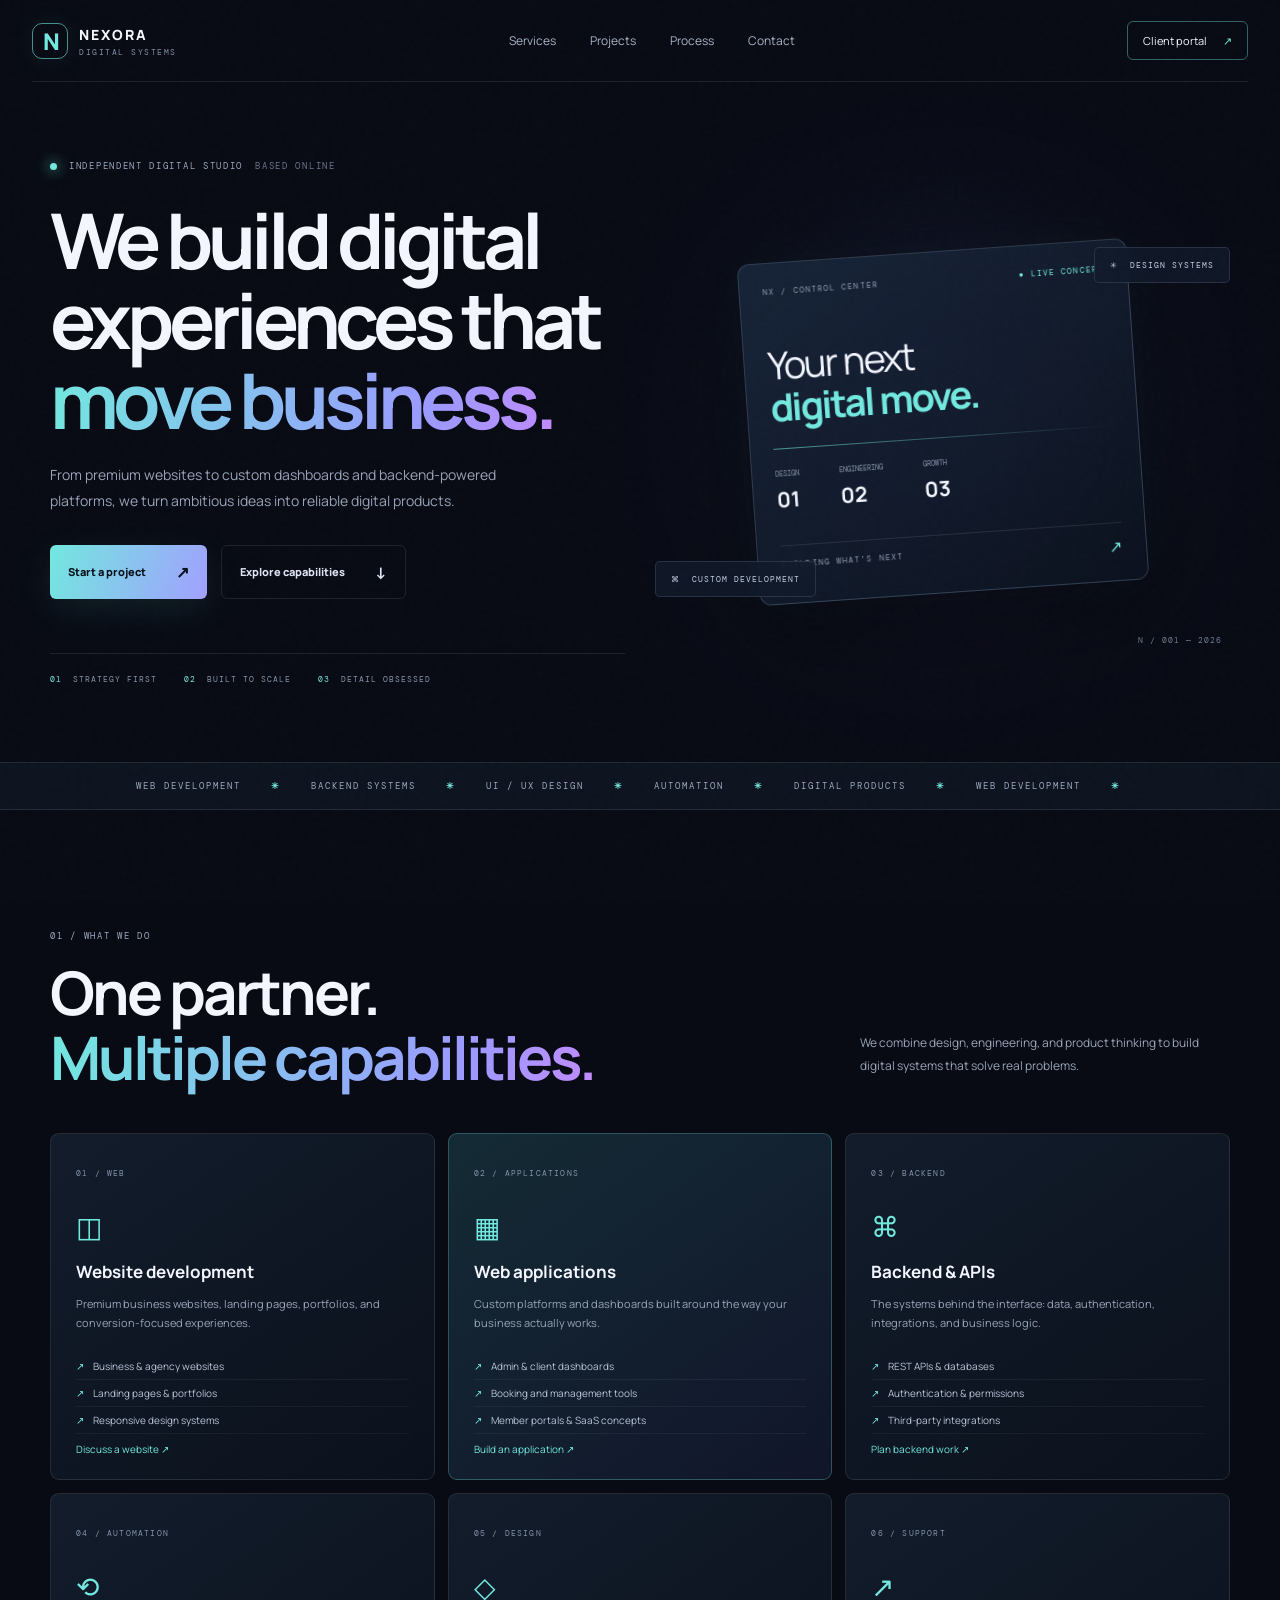
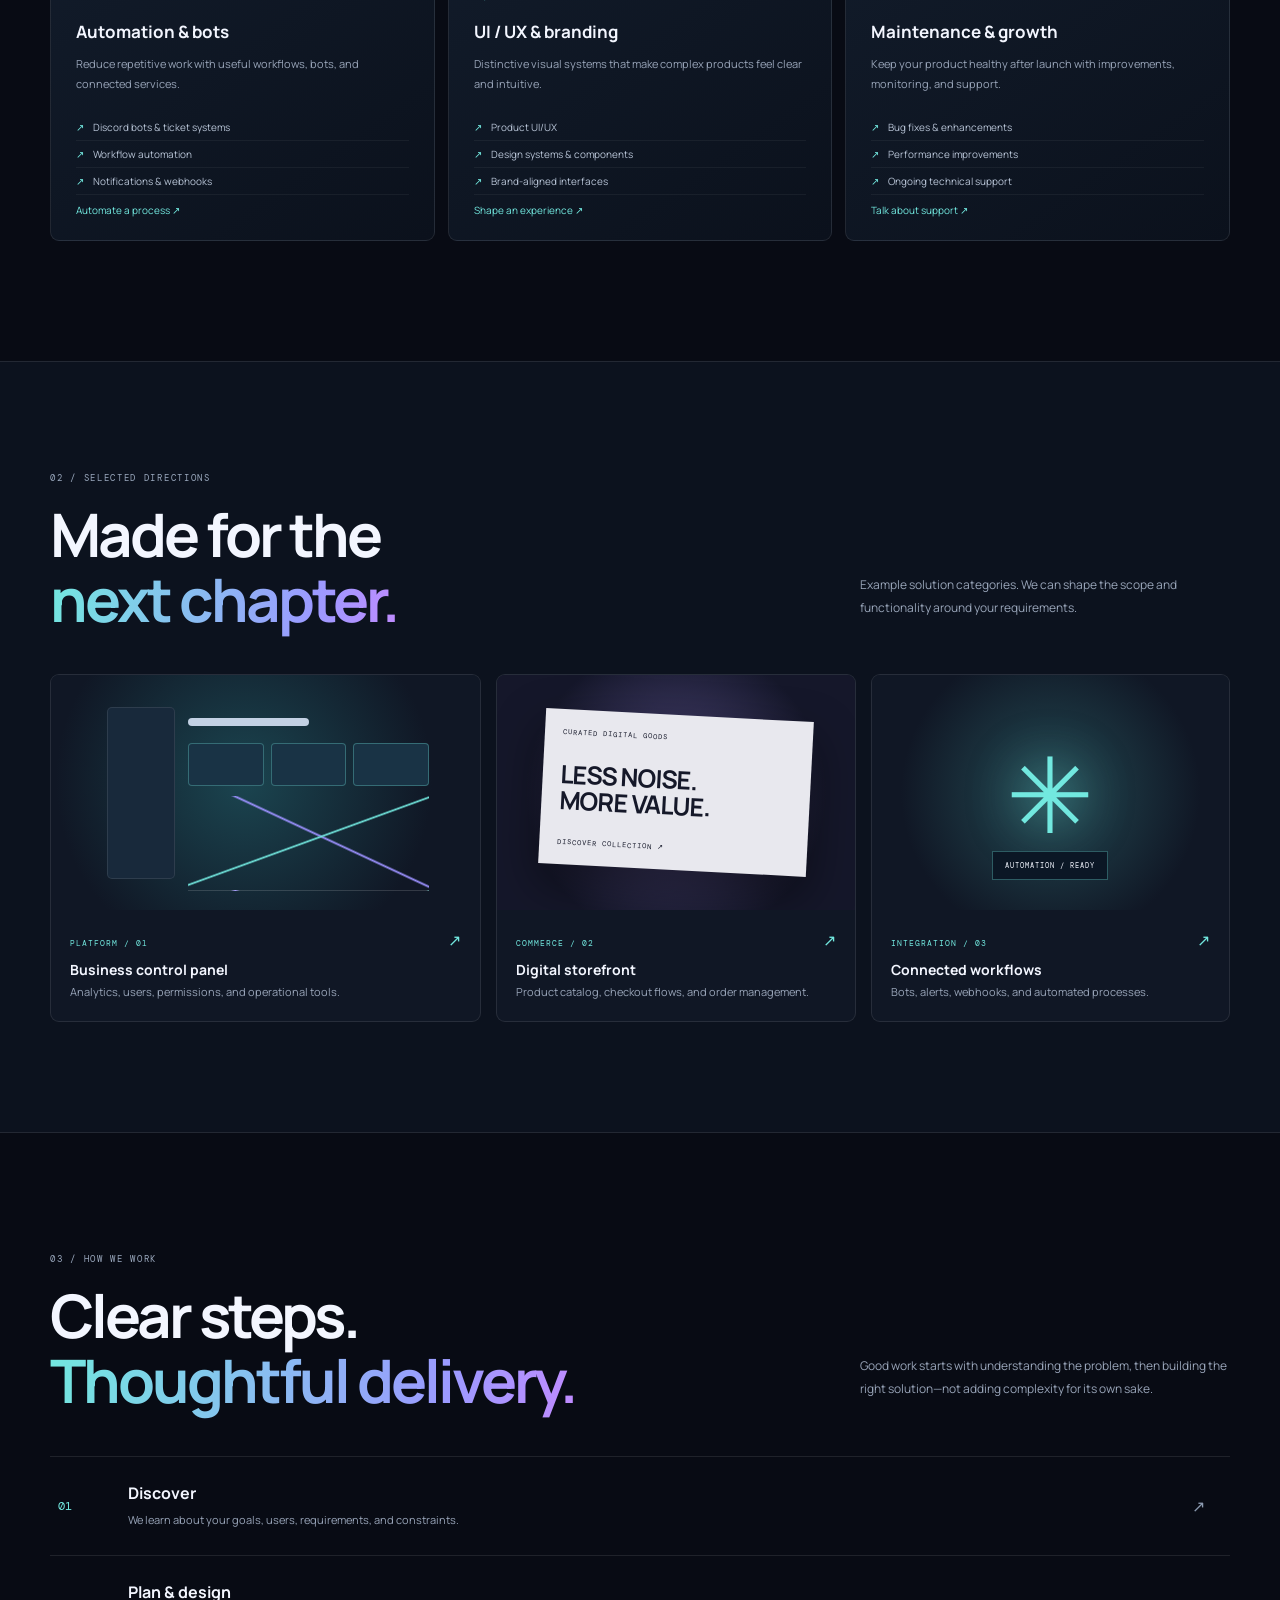
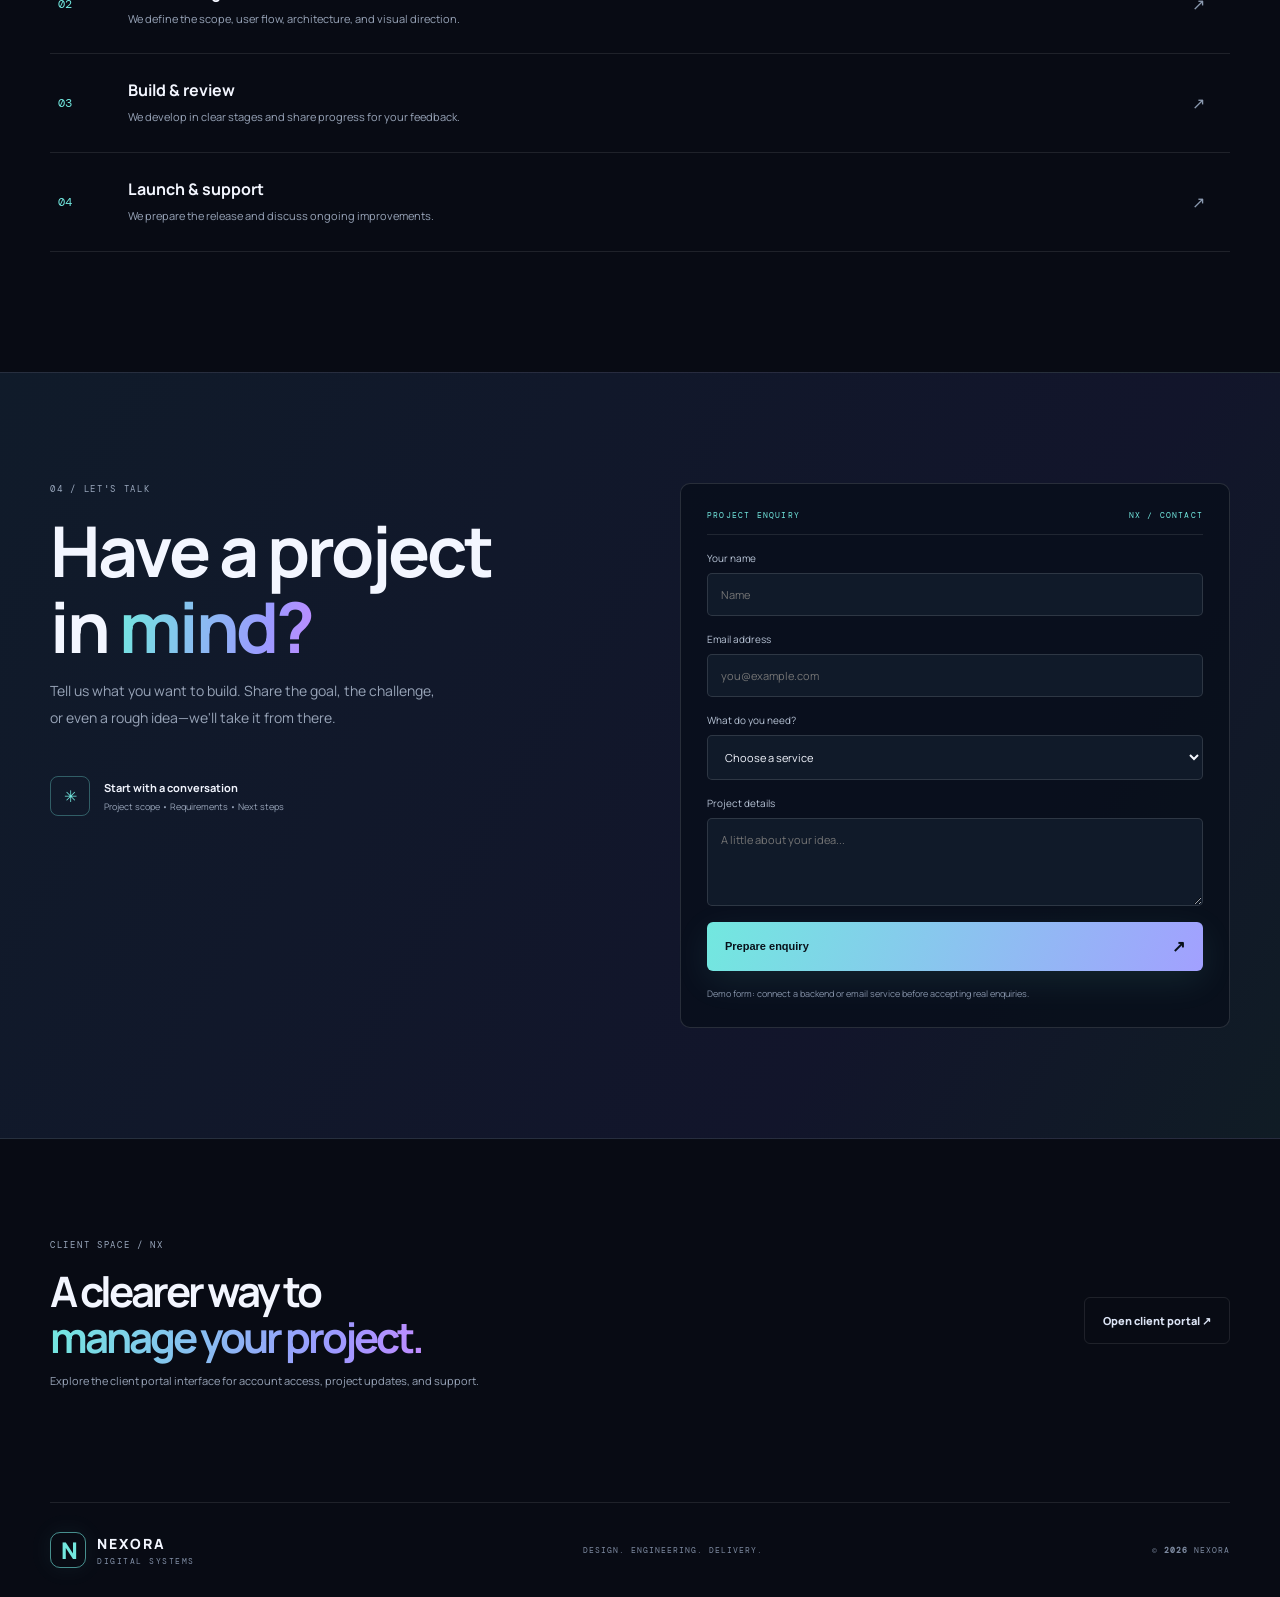
<file: index.html>
<!doctype html>
<html lang="en"><head><meta charset="UTF-8"><meta name="viewport" content="width=device-width,initial-scale=1"><meta name="theme-color" content="#080b14"><meta name="description" content="NEXORA builds premium websites, web applications, automation, and custom digital systems."><title>NEXORA — Digital Systems, Built Better</title><link rel="preconnect" href="https://fonts.googleapis.com"><link rel="preconnect" href="https://fonts.gstatic.com" crossorigin><link href="https://fonts.googleapis.com/css2?family=DM+Mono:wght@400;500&family=Manrope:wght@400;500;600;700;800&display=swap" rel="stylesheet"><link rel="stylesheet" href="styles.css"><script defer src="script.js"></script></head>
<body><div class="noise"></div><header class="header"><a class="logo" href="#home"><span class="logo-mark">N</span><span>NEXORA<small>DIGITAL SYSTEMS</small></span></a><button class="menu-btn" id="menuBtn" aria-label="Toggle menu">☰</button><nav id="nav"><a href="#services">Services</a><a href="#work">Projects</a><a href="#process">Process</a><a href="#contact">Contact</a></nav><a class="nav-cta" href="portal.html">Client portal <span>↗</span></a></header>
<main id="home"><section class="hero wrap"><div class="hero-copy"><div class="eyebrow"><i></i> INDEPENDENT DIGITAL STUDIO <b>BASED ONLINE</b></div><h1>We build digital<br>experiences that<br><em>move business.</em></h1><p class="lead">From premium websites to custom dashboards and backend-powered platforms, we turn ambitious ideas into reliable digital products.</p><div class="actions"><a class="btn primary" href="#contact">Start a project <span>↗</span></a><a class="btn ghost" href="#services">Explore capabilities <span>↓</span></a></div><div class="hero-proof"><span><strong>01</strong> STRATEGY FIRST</span><span><strong>02</strong> BUILT TO SCALE</span><span><strong>03</strong> DETAIL OBSESSED</span></div></div><div class="hero-visual"><div class="visual-grid"></div><div class="orb"></div><div class="glass-panel panel-main"><div class="panel-top"><span>NX / CONTROL CENTER</span><i>● LIVE CONCEPT</i></div><div class="panel-heading">Your next<br><b>digital move.</b></div><div class="panel-line"></div><div class="panel-metrics"><div><small>DESIGN</small><b>01</b></div><div><small>ENGINEERING</small><b>02</b></div><div><small>GROWTH</small><b>03</b></div></div><div class="panel-bottom"><span>BUILDING WHAT'S NEXT</span><span>↗</span></div></div><div class="floating-tag tag-one">✳&nbsp; DESIGN SYSTEMS</div><div class="floating-tag tag-two">⌘&nbsp; CUSTOM DEVELOPMENT</div><div class="visual-index">N / 001 — 2026</div></div></section>
<section class="ticker"><div>WEB DEVELOPMENT <b>✳</b> BACKEND SYSTEMS <b>✳</b> UI / UX DESIGN <b>✳</b> AUTOMATION <b>✳</b> DIGITAL PRODUCTS <b>✳</b> WEB DEVELOPMENT <b>✳</b></div></section>
<section class="section wrap" id="services"><div class="section-head"><div><div class="eyebrow">01 / WHAT WE DO</div><h2>One partner.<br><em>Multiple capabilities.</em></h2></div><p>We combine design, engineering, and product thinking to build digital systems that solve real problems.</p></div><div class="service-grid"><article class="service-card"><span class="service-no">01 / WEB</span><div class="service-icon">◫</div><h3>Website development</h3><p>Premium business websites, landing pages, portfolios, and conversion-focused experiences.</p><ul><li>Business & agency websites</li><li>Landing pages & portfolios</li><li>Responsive design systems</li></ul><a href="#contact">Discuss a website ↗</a></article><article class="service-card featured"><span class="service-no">02 / APPLICATIONS</span><div class="service-icon">▦</div><h3>Web applications</h3><p>Custom platforms and dashboards built around the way your business actually works.</p><ul><li>Admin & client dashboards</li><li>Booking and management tools</li><li>Member portals & SaaS concepts</li></ul><a href="#contact">Build an application ↗</a></article><article class="service-card"><span class="service-no">03 / BACKEND</span><div class="service-icon">⌘</div><h3>Backend & APIs</h3><p>The systems behind the interface: data, authentication, integrations, and business logic.</p><ul><li>REST APIs & databases</li><li>Authentication & permissions</li><li>Third-party integrations</li></ul><a href="#contact">Plan backend work ↗</a></article><article class="service-card"><span class="service-no">04 / AUTOMATION</span><div class="service-icon">⟲</div><h3>Automation & bots</h3><p>Reduce repetitive work with useful workflows, bots, and connected services.</p><ul><li>Discord bots & ticket systems</li><li>Workflow automation</li><li>Notifications & webhooks</li></ul><a href="#contact">Automate a process ↗</a></article><article class="service-card"><span class="service-no">05 / DESIGN</span><div class="service-icon">◇</div><h3>UI / UX & branding</h3><p>Distinctive visual systems that make complex products feel clear and intuitive.</p><ul><li>Product UI/UX</li><li>Design systems & components</li><li>Brand-aligned interfaces</li></ul><a href="#contact">Shape an experience ↗</a></article><article class="service-card"><span class="service-no">06 / SUPPORT</span><div class="service-icon">↗</div><h3>Maintenance & growth</h3><p>Keep your product healthy after launch with improvements, monitoring, and support.</p><ul><li>Bug fixes & enhancements</li><li>Performance improvements</li><li>Ongoing technical support</li></ul><a href="#contact">Talk about support ↗</a></article></div></section>
<section class="work-section" id="work"><div class="wrap"><div class="section-head"><div><div class="eyebrow">02 / SELECTED DIRECTIONS</div><h2>Made for the<br><em>next chapter.</em></h2></div><p>Example solution categories. We can shape the scope and functionality around your requirements.</p></div><div class="work-grid"><article class="work-card work-a"><div class="work-art dashboard-art"><div class="dash-side"></div><div class="dash-content"><div class="dash-title"></div><div class="dash-kpis"><i></i><i></i><i></i></div><div class="dash-graph"></div></div></div><div class="work-meta"><div><small>PLATFORM / 01</small><h3>Business control panel</h3><p>Analytics, users, permissions, and operational tools.</p></div><span>↗</span></div></article><article class="work-card"><div class="work-art store-art"><div class="store-window"><span>CURATED DIGITAL GOODS</span><b>LESS NOISE.<br>MORE VALUE.</b><i>DISCOVER COLLECTION ↗</i></div></div><div class="work-meta"><div><small>COMMERCE / 02</small><h3>Digital storefront</h3><p>Product catalog, checkout flows, and order management.</p></div><span>↗</span></div></article><article class="work-card"><div class="work-art bot-art"><div class="bot-orbit">✳</div><div class="bot-chip">AUTOMATION / READY</div></div><div class="work-meta"><div><small>INTEGRATION / 03</small><h3>Connected workflows</h3><p>Bots, alerts, webhooks, and automated processes.</p></div><span>↗</span></div></article></div></div></section>
<section class="process-section wrap" id="process"><div class="section-head"><div><div class="eyebrow">03 / HOW WE WORK</div><h2>Clear steps.<br><em>Thoughtful delivery.</em></h2></div><p>Good work starts with understanding the problem, then building the right solution—not adding complexity for its own sake.</p></div><div class="steps"><article><b>01</b><div><h3>Discover</h3><p>We learn about your goals, users, requirements, and constraints.</p></div><span>↗</span></article><article><b>02</b><div><h3>Plan & design</h3><p>We define the scope, user flow, architecture, and visual direction.</p></div><span>↗</span></article><article><b>03</b><div><h3>Build & review</h3><p>We develop in clear stages and share progress for your feedback.</p></div><span>↗</span></article><article><b>04</b><div><h3>Launch & support</h3><p>We prepare the release and discuss ongoing improvements.</p></div><span>↗</span></article></div></section>
<section class="contact-section" id="contact"><div class="wrap contact-layout"><div><div class="eyebrow">04 / LET'S TALK</div><h2>Have a project<br>in <em>mind?</em></h2><p class="lead">Tell us what you want to build. Share the goal, the challenge, or even a rough idea—we'll take it from there.</p><div class="contact-note"><span>✳</span><div><b>Start with a conversation</b><small>Project scope • Requirements • Next steps</small></div></div></div><form class="contact-form" id="contactForm"><div class="form-top"><span>PROJECT ENQUIRY</span><span>NX / CONTACT</span></div><label>Your name<input name="name" placeholder="Name" required></label><label>Email address<input type="email" name="email" placeholder="you@example.com" required></label><label>What do you need?<select name="service" required><option value="">Choose a service</option><option>Website development</option><option>Web application / dashboard</option><option>Backend / API</option><option>Automation / bot</option><option>UI / UX design</option><option>Other / not sure yet</option></select></label><label>Project details<textarea name="details" rows="4" placeholder="A little about your idea..." required></textarea></label><button class="btn primary submit" type="submit">Prepare enquiry <span>↗</span></button><p class="form-hint" id="formHint">Demo form: connect a backend or email service before accepting real enquiries.</p></form></div></section>
<section class="portal-strip wrap"><div><div class="eyebrow">CLIENT SPACE / NX</div><h2>A clearer way to<br><em>manage your project.</em></h2><p>Explore the client portal interface for account access, project updates, and support.</p></div><a class="btn ghost" href="portal.html">Open client portal ↗</a></section></main>
<footer class="footer wrap"><a class="logo" href="#home"><span class="logo-mark">N</span><span>NEXORA<small>DIGITAL SYSTEMS</small></span></a><span>DESIGN. ENGINEERING. DELIVERY.</span><span>© <b id="year"></b> NEXORA</span></footer></body></html>
</file>
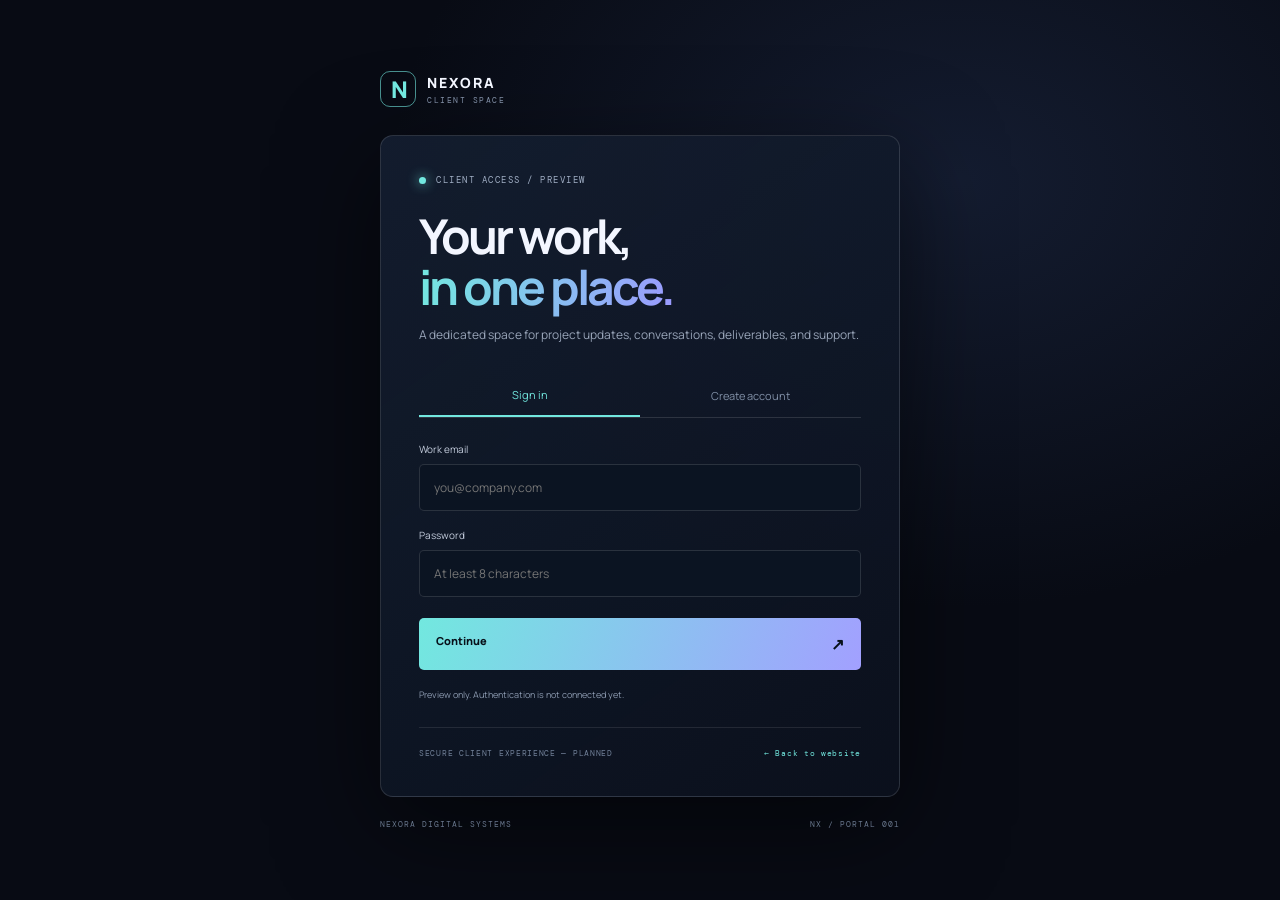
<file: portal.html>
<!doctype html><html lang="en"><head><meta charset="UTF-8"><meta name="viewport" content="width=device-width,initial-scale=1"><meta name="theme-color" content="#080b14"><title>Client Portal — NEXORA</title><link rel="preconnect" href="https://fonts.googleapis.com"><link rel="preconnect" href="https://fonts.gstatic.com" crossorigin><link href="https://fonts.googleapis.com/css2?family=DM+Mono:wght@400;500&family=Manrope:wght@400;500;600;700;800&display=swap" rel="stylesheet"><link rel="stylesheet" href="portal.css"><script defer src="portal.js"></script></head><body><main class="portal-shell"><a class="brand" href="index.html"><span class="mark">N</span><span>NEXORA<small>CLIENT SPACE</small></span></a><section class="portal-card"><div class="eyebrow"><i></i> CLIENT ACCESS / PREVIEW</div><h1>Your work,<br><em>in one place.</em></h1><p class="intro">A dedicated space for project updates, conversations, deliverables, and support.</p><div class="tabs"><button class="tab active" data-mode="signin">Sign in</button><button class="tab" data-mode="signup">Create account</button></div><form id="accountForm"><label>Work email<input type="email" name="email" placeholder="you@company.com" required></label><label>Password<input type="password" name="password" placeholder="At least 8 characters" minlength="8" required></label><div class="extra" id="extraField" hidden><label>Your name<input type="text" name="name" placeholder="Full name"></label></div><button class="submit" type="submit" id="submitBtn">Continue <span>↗</span></button></form><p class="notice" id="notice">Preview only. Authentication is not connected yet.</p><div class="portal-foot"><span>SECURE CLIENT EXPERIENCE — PLANNED</span><a href="index.html">← Back to website</a></div></section><div class="bottom">NEXORA DIGITAL SYSTEMS <span>NX / PORTAL 001</span></div></main></body></html>
</file>
<file: styles.css>
:root{--bg:#080b14;--surface:#101725;--surface2:#0d1421;--text:#f3f6ff;--muted:#98a4b8;--line:#ffffff18;--cyan:#72e8df;--violet:#9c91ff;--mono:"DM Mono",monospace;--sans:Manrope,sans-serif}*{box-sizing:border-box}html{scroll-behavior:smooth;scroll-padding-top:90px}body{margin:0;background:var(--bg);color:var(--text);font-family:var(--sans);overflow-x:hidden}a{color:inherit;text-decoration:none}.noise{position:fixed;inset:0;pointer-events:none;opacity:.035;z-index:5;background-image:url("data:image/svg+xml,%3Csvg viewBox='0 0 180 180' xmlns='http://www.w3.org/2000/svg'%3E%3Cfilter id='n'%3E%3CfeTurbulence type='fractalNoise' baseFrequency='.9' numOctaves='3' stitchTiles='stitch'/%3E%3C/filter%3E%3Crect width='100%25' height='100%25' filter='url(%23n)' opacity='.5'/%3E%3C/svg%3E")}.wrap{width:min(1180px,calc(100% - 64px));margin:auto}.header{height:82px;width:min(1280px,calc(100% - 64px));margin:auto;display:flex;align-items:center;justify-content:space-between;border-bottom:1px solid var(--line);position:relative;z-index:10}.logo{display:flex;align-items:center;gap:11px;font-size:14px;font-weight:800;letter-spacing:2px}.logo small{display:block;color:#8290a7;font:8px var(--mono);letter-spacing:1.5px;margin-top:3px}.logo-mark{width:36px;height:36px;border:1px solid #72e8df99;border-radius:10px;display:grid;place-items:center;color:var(--cyan);font-size:23px;letter-spacing:-3px;box-shadow:0 0 25px #72e8df12}.header nav{display:flex;gap:34px;color:#aab5c8;font-size:12px}.header nav a:hover{color:var(--cyan)}.nav-cta{border:1px solid #72e8df66;padding:11px 15px;border-radius:6px;font-size:11px}.nav-cta span{color:var(--cyan);margin-left:14px}.menu-btn{display:none;background:none;color:var(--text);border:0;font-size:22px}.hero{min-height:680px;display:grid;grid-template-columns:1fr 1fr;align-items:center;gap:30px;padding-top:55px;padding-bottom:55px}.eyebrow{font:9px var(--mono);letter-spacing:1.7px;color:#9aa8bd;display:flex;align-items:center;gap:12px}.eyebrow i{width:7px;height:7px;border-radius:50%;background:var(--cyan);box-shadow:0 0 13px var(--cyan)}.eyebrow b{font-weight:400;color:#68758c}.hero h1{font-size:clamp(54px,6vw,82px);line-height:1.04;letter-spacing:-5px;margin:28px 0 22px}.hero h1 em,.section h2 em,.work-section h2 em,.process-section h2 em,.contact-section h2 em,.portal-strip h2 em{font-style:normal;background:linear-gradient(100deg,var(--cyan),#9b9aff 75%,#c08bff);background-clip:text;color:transparent}.lead{font-size:14px;line-height:1.9;color:var(--muted);max-width:500px}.actions{display:flex;gap:14px;margin-top:30px}.btn{border:1px solid var(--line);border-radius:6px;padding:15px 18px;display:inline-flex;align-items:center;gap:30px;font-size:11px;font-weight:800;cursor:pointer;transition:.2s}.btn:hover{transform:translateY(-3px)}.btn.primary{background:linear-gradient(110deg,#72e8df,#a2a0ff);color:#08111a;border:0;box-shadow:0 10px 35px #72e8df18}.btn.ghost{color:#dce4f5}.btn span{font-size:16px}.hero-proof{display:flex;gap:27px;margin-top:54px;padding-top:20px;border-top:1px solid var(--line)}.hero-proof span{font:8px var(--mono);color:#8794aa;letter-spacing:1px}.hero-proof strong{color:var(--cyan);font-weight:400;margin-right:5px}.hero-visual{height:490px;position:relative;display:grid;place-items:center;isolation:isolate}.visual-grid{position:absolute;inset:10%;background-image:linear-gradient(#8293b01c 1px,transparent 1px),linear-gradient(90deg,#8293b01c 1px,transparent 1px);background-size:32px 32px;mask-image:radial-gradient(ellipse,#000 20%,transparent 72%)}.orb{position:absolute;width:280px;height:280px;border-radius:50%;background:#736cff;filter:blur(110px);opacity:.22}.glass-panel{position:relative;width:min(390px,90%);min-height:300px;border:1px solid #a8c4df35;border-radius:12px;padding:23px;background:linear-gradient(145deg,#18263bdc,#0b111edc);backdrop-filter:blur(18px);box-shadow:0 30px 100px #0008,0 0 60px #72e8df0b;transform:rotate(-4deg)}.panel-top,.panel-bottom{display:flex;justify-content:space-between;font:8px var(--mono);letter-spacing:1.1px;color:#8e9bb2}.panel-top i{font-style:normal;color:var(--cyan)}.panel-heading{font-size:38px;line-height:1.1;letter-spacing:-2px;margin:48px 0 20px}.panel-heading b{color:var(--cyan)}.panel-line{height:1px;background:linear-gradient(90deg,var(--cyan),transparent);opacity:.6}.panel-metrics{display:flex;gap:40px;margin:20px 0 32px}.panel-metrics div{display:grid;gap:7px}.panel-metrics small{font:7px var(--mono);color:#8593aa}.panel-metrics b{font-size:21px}.panel-bottom{padding-top:13px;border-top:1px solid var(--line)}.panel-bottom span:last-child{color:var(--cyan);font-size:16px}.floating-tag{position:absolute;border:1px solid #9eb3d12b;background:#111b2bd9;padding:12px 15px;border-radius:5px;font:8px var(--mono);letter-spacing:1px;color:#c4d0e4;backdrop-filter:blur(10px)}.tag-one{top:70px;right:0}.tag-two{bottom:70px;left:0}.visual-index{position:absolute;bottom:22px;right:8px;color:#6e7b92;font:8px var(--mono);letter-spacing:1px}.ticker{overflow:hidden;border-block:1px solid var(--line);padding:17px 0;background:#0d1420}.ticker div{white-space:nowrap;text-align:center;font:9px var(--mono);letter-spacing:2px;color:#9ba8bd}.ticker b{color:var(--cyan);margin:0 23px}.section,.process-section{padding-top:120px;padding-bottom:120px}.section-head{display:flex;justify-content:space-between;align-items:end;margin-bottom:43px}.section-head h2,.contact-section h2,.portal-strip h2{font-size:clamp(42px,5vw,60px);line-height:1.08;letter-spacing:-3px;margin:18px 0 0}.section-head>p{max-width:370px;color:var(--muted);font-size:12px;line-height:1.9}.service-grid{display:grid;grid-template-columns:repeat(3,1fr);gap:13px}.service-card{min-height:340px;padding:25px;border:1px solid var(--line);border-radius:9px;background:linear-gradient(145deg,#121c2b,#0b111c);position:relative;transition:.25s}.service-card:hover{transform:translateY(-5px);border-color:#72e8df65}.service-card.featured{background:linear-gradient(145deg,#142b35,#11152a);border-color:#72e8df45}.service-no{font:8px var(--mono);letter-spacing:1.2px;color:#8291a8}.service-icon{font-size:28px;color:var(--cyan);margin-top:26px}.service-card h3{font-size:17px;margin:15px 0 9px}.service-card p,.work-meta p,.steps p{font-size:11px;line-height:1.8;color:var(--muted)}.service-card ul{list-style:none;padding:0;margin:20px 0}.service-card li{font-size:10px;color:#b8c4d6;padding:6px 0;border-bottom:1px solid #ffffff0d}.service-card li:before{content:"↗";color:var(--cyan);margin-right:9px}.service-card>a{position:absolute;bottom:23px;font-size:10px;color:var(--cyan)}.work-section{background:#0c121e;border-block:1px solid var(--line);padding:110px 0}.work-grid{display:grid;grid-template-columns:1.2fr 1fr 1fr;gap:15px}.work-card{border:1px solid var(--line);border-radius:9px;overflow:hidden;background:#101725}.work-art{height:235px;position:relative;display:grid;place-items:center;overflow:hidden}.dashboard-art{background:radial-gradient(circle at 45% 45%,#1b4550,#101725 70%)}.dash-side{position:absolute;left:13%;top:32px;bottom:31px;width:16%;background:#18293b;border:1px solid #ffffff18;border-radius:5px}.dash-content{position:absolute;left:32%;right:12%;top:43px;bottom:36px}.dash-title{width:50%;height:8px;background:#c3d1e4;border-radius:5px;margin-bottom:17px}.dash-kpis{display:flex;gap:7px}.dash-kpis i{height:43px;flex:1;border:1px solid #72e8df50;background:#193345;border-radius:4px}.dash-graph{height:95px;margin-top:10px;background:linear-gradient(160deg,transparent 48%,#72e8df 49%,transparent 50%),linear-gradient(25deg,transparent 55%,#9c91ff 56%,transparent 57%);border-bottom:1px solid #ffffff25}.store-art{background:radial-gradient(circle,#544c83,#15172a 70%)}.store-window{width:75%;height:155px;background:#e8e8ee;color:#151829;padding:18px;display:flex;flex-direction:column;justify-content:space-between;transform:rotate(3deg);box-shadow:0 20px 50px #0007}.store-window span,.store-window i{font:7px var(--mono);letter-spacing:1px}.store-window b{font-size:25px;line-height:1.02;letter-spacing:-1px}.store-window i{font-style:normal}.bot-art{background:radial-gradient(circle,#244b54,#101725 70%)}.bot-orbit{font-size:105px;color:var(--cyan);text-shadow:0 0 50px #72e8df8a;animation:spin 28s linear infinite}.bot-chip{position:absolute;bottom:30px;border:1px solid #72e8df55;padding:9px 12px;font:7px var(--mono);letter-spacing:1px;background:#0b1725}.work-meta{padding:19px;display:flex;justify-content:space-between}.work-meta small{font:8px var(--mono);color:var(--cyan);letter-spacing:1px}.work-meta h3{font-size:14px;margin:9px 0 3px}.work-meta p{margin:0}.work-meta>span{color:var(--cyan)}.steps{border-top:1px solid var(--line)}.steps article{display:grid;grid-template-columns:70px 1fr 30px;align-items:center;padding:25px 8px;border-bottom:1px solid var(--line)}.steps article>b{font:12px var(--mono);color:var(--cyan)}.steps h3{font-size:16px;margin:0}.steps p{margin:6px 0 0}.steps article>span{color:#8b9ab0}.contact-section{padding:110px 0;background:linear-gradient(120deg,#101b2a,#12152b 70%,#101c25);border-block:1px solid var(--line)}.contact-layout{display:grid;grid-template-columns:1fr 1fr;gap:80px;align-items:start}.contact-section h2{font-size:clamp(48px,6vw,70px)}.contact-section .lead{max-width:400px}.contact-note{display:flex;align-items:center;gap:14px;margin-top:45px}.contact-note>span{width:40px;height:40px;border:1px solid #72e8df55;border-radius:8px;display:grid;place-items:center;color:var(--cyan)}.contact-note b,.contact-note small{display:block}.contact-note b{font-size:11px}.contact-note small{font-size:9px;color:var(--muted);margin-top:5px}.contact-form{border:1px solid #ffffff20;background:#080e1ac9;border-radius:10px;padding:26px;display:grid;gap:16px}.form-top{display:flex;justify-content:space-between;font:8px var(--mono);letter-spacing:1.2px;color:var(--cyan);padding-bottom:14px;border-bottom:1px solid var(--line)}.contact-form label{display:grid;gap:8px;font-size:10px;color:#b8c4d6}.contact-form input,.contact-form select,.contact-form textarea,.portal-form input{width:100%;border:1px solid #ffffff20;background:#101a29;color:#f4f7ff;border-radius:5px;padding:13px;font:11px var(--sans);outline:none}.contact-form input:focus,.contact-form select:focus,.contact-form textarea:focus,.portal-form input:focus{border-color:#72e8df99}.contact-form select option{background:#101a29}.contact-form textarea{resize:vertical}.submit{justify-content:space-between}.form-hint{font-size:9px;color:#8794aa;line-height:1.6;margin:0}.portal-strip{padding-top:100px;padding-bottom:100px;display:flex;align-items:center;justify-content:space-between;gap:30px}.portal-strip h2{font-size:42px}.portal-strip p{font-size:11px;color:var(--muted);line-height:1.8}.footer{min-height:95px;border-top:1px solid var(--line);display:flex;align-items:center;justify-content:space-between}.footer>span{font:8px var(--mono);letter-spacing:1px;color:#7e8ba1}.menu-btn{display:none}@keyframes spin{to{transform:rotate(360deg)}}@media(max-width:900px){.hero{grid-template-columns:1fr;padding-top:90px}.hero-visual{height:420px}.service-grid{grid-template-columns:repeat(2,1fr)}.work-grid{grid-template-columns:1fr 1fr}.work-card:first-child{grid-column:1/-1}.contact-layout{gap:35px}.section-head{gap:30px}}@media(max-width:620px){.wrap,.header{width:calc(100% - 38px)}.header{height:70px}.menu-btn{display:block;margin-left:auto;margin-right:14px}.header nav{display:none;position:absolute;top:69px;left:0;right:0;padding:18px;background:#0d1523;border:1px solid var(--line);flex-direction:column;gap:18px}.header nav.open{display:flex}.nav-cta{font-size:9px;padding:9px}.hero{padding-top:75px;min-height:auto}.hero h1{font-size:54px;letter-spacing:-3px}.hero-proof{gap:12px;flex-wrap:wrap}.hero-proof span{font-size:7px}.hero-visual{height:370px}.glass-panel{transform:rotate(-2deg) scale(.88)}.tag-one{right:-5px;top:42px}.tag-two{left:-5px;bottom:35px}.section,.process-section,.work-section,.contact-section{padding-top:78px;padding-bottom:78px}.section-head{display:block}.section-head>p{margin-top:20px}.section-head h2,.contact-section h2{font-size:43px}.service-grid,.work-grid,.contact-layout{grid-template-columns:1fr}.work-card:first-child{grid-column:auto}.service-card{min-height:320px}.contact-layout{gap:40px}.contact-form{padding:19px}.portal-strip{padding-top:70px;padding-bottom:70px;display:block}.portal-strip .btn{margin-top:15px}.footer{padding:20px 0;gap:15px;flex-wrap:wrap}.footer>span:nth-child(2){display:none}}
</file>
<file: portal.css>
*{box-sizing:border-box}body{margin:0;min-height:100vh;background:radial-gradient(ellipse at 75% 20%,#26365b66,transparent 42%),#080b14;color:#f3f6ff;font-family:Manrope,sans-serif;display:grid;place-items:center;padding:28px}.portal-shell{width:min(520px,100%)}.brand{display:flex;align-items:center;gap:11px;color:#f3f6ff;text-decoration:none;font-size:14px;font-weight:800;letter-spacing:2px;margin-bottom:28px}.mark{width:36px;height:36px;border:1px solid #72e8df99;border-radius:10px;display:grid;place-items:center;color:#72e8df;font-size:23px;letter-spacing:-3px}.brand small{display:block;color:#8290a7;font:8px "DM Mono",monospace;letter-spacing:1.5px;margin-top:3px}.portal-card{border:1px solid #ffffff20;border-radius:13px;background:linear-gradient(145deg,#141e30ed,#0b111edc);padding:38px;box-shadow:0 30px 100px #0008}.eyebrow{font:9px "DM Mono",monospace;letter-spacing:1.5px;color:#a0aec4;display:flex;align-items:center;gap:10px}.eyebrow i{width:7px;height:7px;background:#72e8df;border-radius:50%;box-shadow:0 0 12px #72e8df}h1{font-size:48px;line-height:1.05;letter-spacing:-3px;margin:25px 0 12px}h1 em{font-style:normal;background:linear-gradient(100deg,#72e8df,#9b9aff);background-clip:text;color:transparent}.intro{font-size:12px;line-height:1.8;color:#98a4b8;margin-bottom:28px}.tabs{display:grid;grid-template-columns:1fr 1fr;border-bottom:1px solid #ffffff20;margin-bottom:24px}.tab{background:none;border:0;color:#8190a7;padding:13px;cursor:pointer;font:11px Manrope}.tab.active{color:#72e8df;border-bottom:2px solid #72e8df}form{display:grid;gap:17px}label{display:grid;gap:8px;font-size:10px;color:#c4cddd}input{background:#0b1422;border:1px solid #ffffff20;border-radius:5px;padding:14px;color:#fff;font:12px Manrope;outline:none}input:focus{border-color:#72e8df99}.submit{border:0;border-radius:5px;padding:15px 17px;background:linear-gradient(110deg,#72e8df,#a2a0ff);color:#08111a;font:800 11px Manrope;display:flex;justify-content:space-between;cursor:pointer;margin-top:4px}.submit span{font-size:16px}.notice{font-size:9px;color:#8c9ab0;line-height:1.7;margin:17px 0 0}.portal-foot{display:flex;justify-content:space-between;gap:12px;border-top:1px solid #ffffff18;padding-top:20px;margin-top:25px;font:8px "DM Mono",monospace;letter-spacing:.7px;color:#718098}.portal-foot a{color:#72e8df;text-decoration:none}.bottom{display:flex;justify-content:space-between;margin-top:22px;color:#68768c;font:8px "DM Mono",monospace;letter-spacing:1px}@media(max-width:480px){.portal-card{padding:25px}h1{font-size:42px}.portal-foot{flex-direction:column}}
</file>
